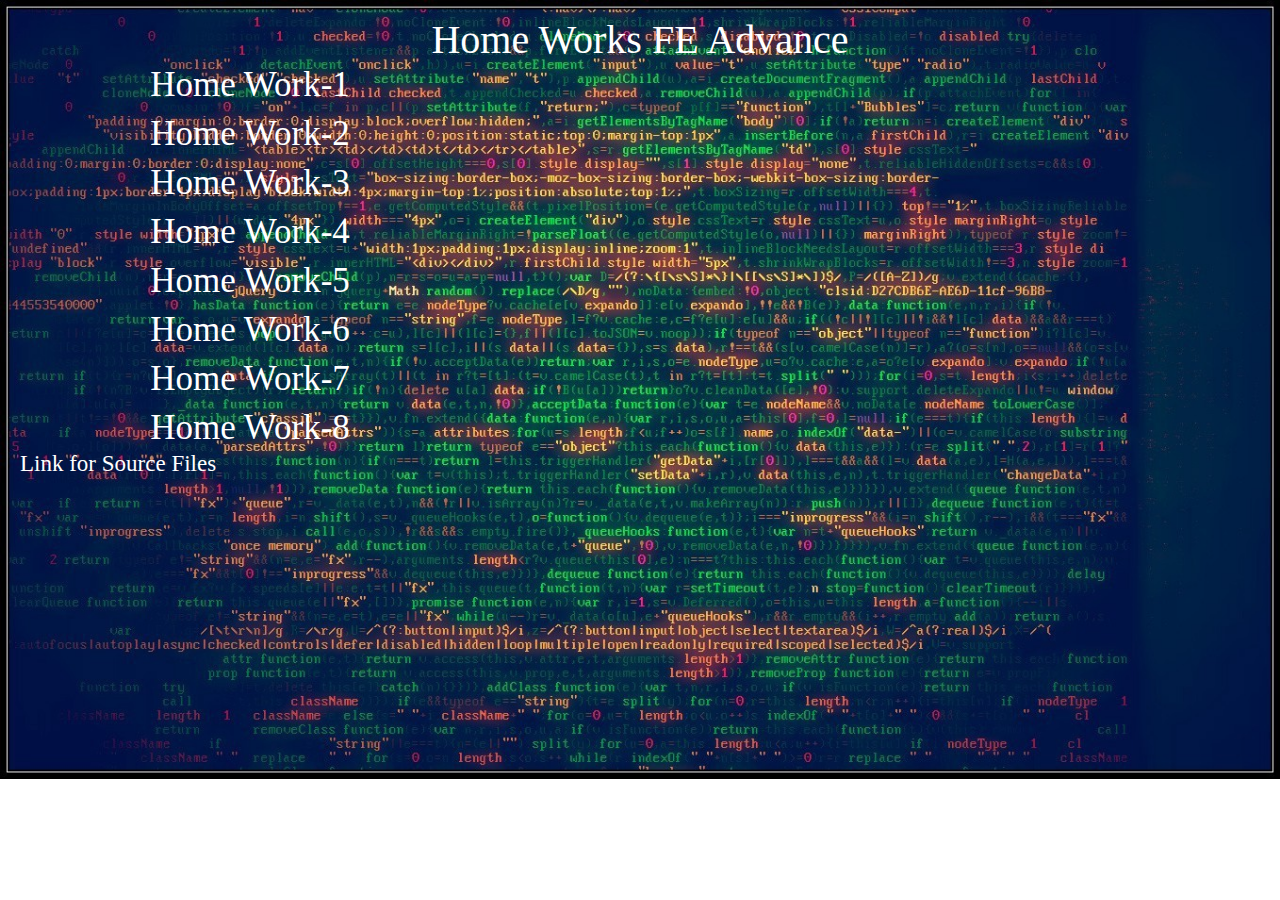
<file: index.html>
<!DOCTYPE html>
<html lang="en">

<head>
    <meta charset="UTF-8">
    <title>Nikita Sinelhyk GitHUB</title>
    <meta name="author" content="Nikita Sinelhyk">
    <link rel="stylesheet" href="navigation/css/reset.css">
    <link rel="stylesheet" href="navigation/css/style.css">
</head>

<body>
<div class="title"><h1>Home Works FE Advance</h1></div>
<div class="container">
    <a href="https://nikitasin.github.io/fe-advance-hw/module-1/index.html" target="_blank">Home Work-1</a>
    <a href="https://nikitasin.github.io/fe-advance-hw/module-2/index.html" target="_blank">Home Work-2</a>
    <a href="https://nikitasin.github.io/fe-advance-hw/module-3/index.html" target="_blank">Home Work-3</a>
    <a href="https://nikitasin.github.io/fe-advance-hw/module-4/index.html" target="_blank">Home Work-4</a>
    <a href="https://nikitasin.github.io/fe-advance-hw/module-5/index.html" target="_blank">Home Work-5</a>
    <a href="https://nikitasin.github.io/fe-advance-hw/module-6/index.html" target="_blank">Home Work-6</a>
    <a href="https://nikitasin.github.io/fe-advance-hw/module-7/index.html" target="_blank">Home Work-7</a>
    <a href="https://nikitasin.github.io/fe-advance-hw/module-8/index.html" target="_blank">Home Work-8</a>
</div>
<div class="info"><a href="https://github.com/nikitasin/fe-advanse-hw">Link for Source Files</a></div>
</body>

</html>
</file>
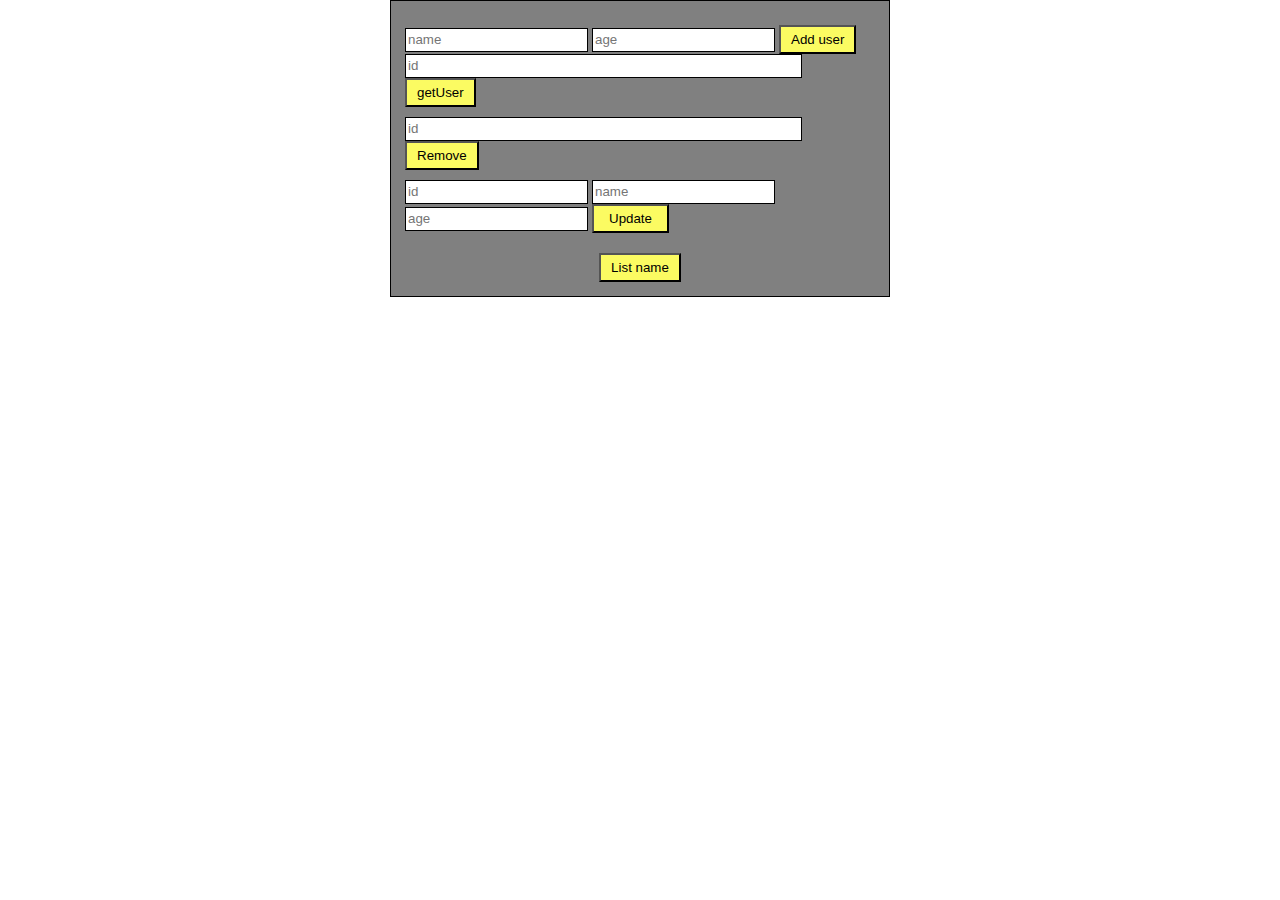
<file: module-11/index.html>
<!DOCTYPE html>
<html lang="en">

<head>
    <meta charset="UTF-8">
    <title>Document</title>
    <link rel="stylesheet" href="css/reset.css">
    <link rel="stylesheet" href="css/css.css">
    <meta http-equiv="X-UA-Compatible" content="ie=edge">
</head>

<body>



    <div class="wrapper">

        <div class="add">

            <input type="text" class="add_name" placeholder="name">
            <input type="text" class="add_score" placeholder="age">
            <button id="cl" class="btn_add">Add user</button>
        </div>

        <div class="userActions">
            <input type="text" class="getUser" placeholder="id" value />
            <button id="getUserId">getUser</button>
        </div>

        <div class="remove">
            <input type="text" class="remove_id" placeholder="id">
            <button class="btn_remove">Remove</button>
        </div>

        <div class="update">
            <input type="text" class="add_id_update" placeholder="id">
            <input type="text" class="add_name_update" placeholder="name">
            <input type="text" class="add_score_update" placeholder="age">
            <button class="btn_update">Update</button>
        </div>

        <div class="list_name">
            <button class="all">List name</button>
        </div>
        <div id="output"></div>
    </div>



    <script src="js/js.js"></script>

</body>

</html>
</file>
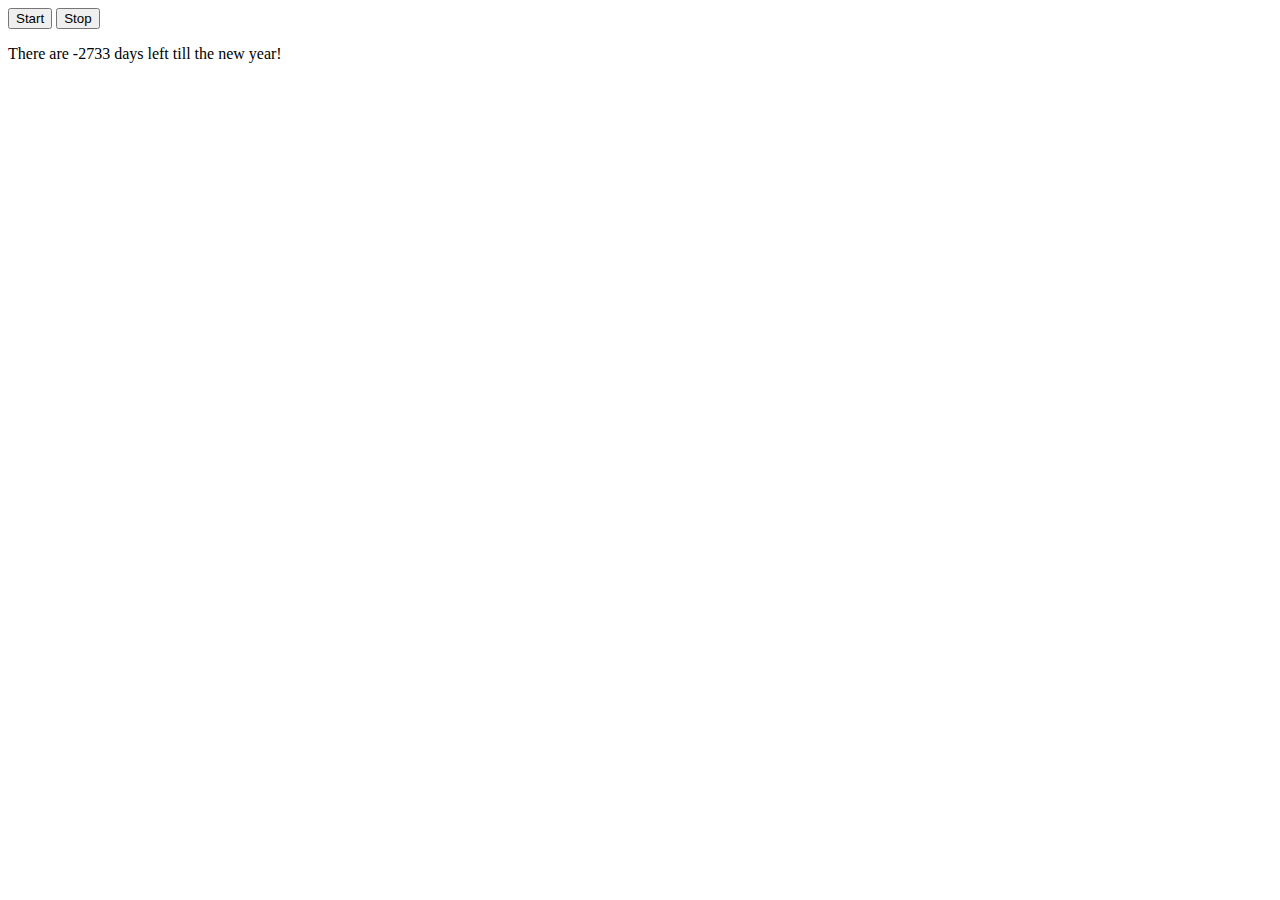
<file: module-15/index.html>
<!DOCTYPE html>
<html lang="en">
<head>
    <meta charset="UTF-8">
    <title>Document</title>
    <meta http-equiv="X-UA-Compatible" content="ie=edge">
</head>
<body>
<button class="start-btn">Start</button>
    <button class="stop-btn">Stop</button>
    <div class="text"></div>
	
<script src="js/js.js"></script>

</body>
</html>
</file>
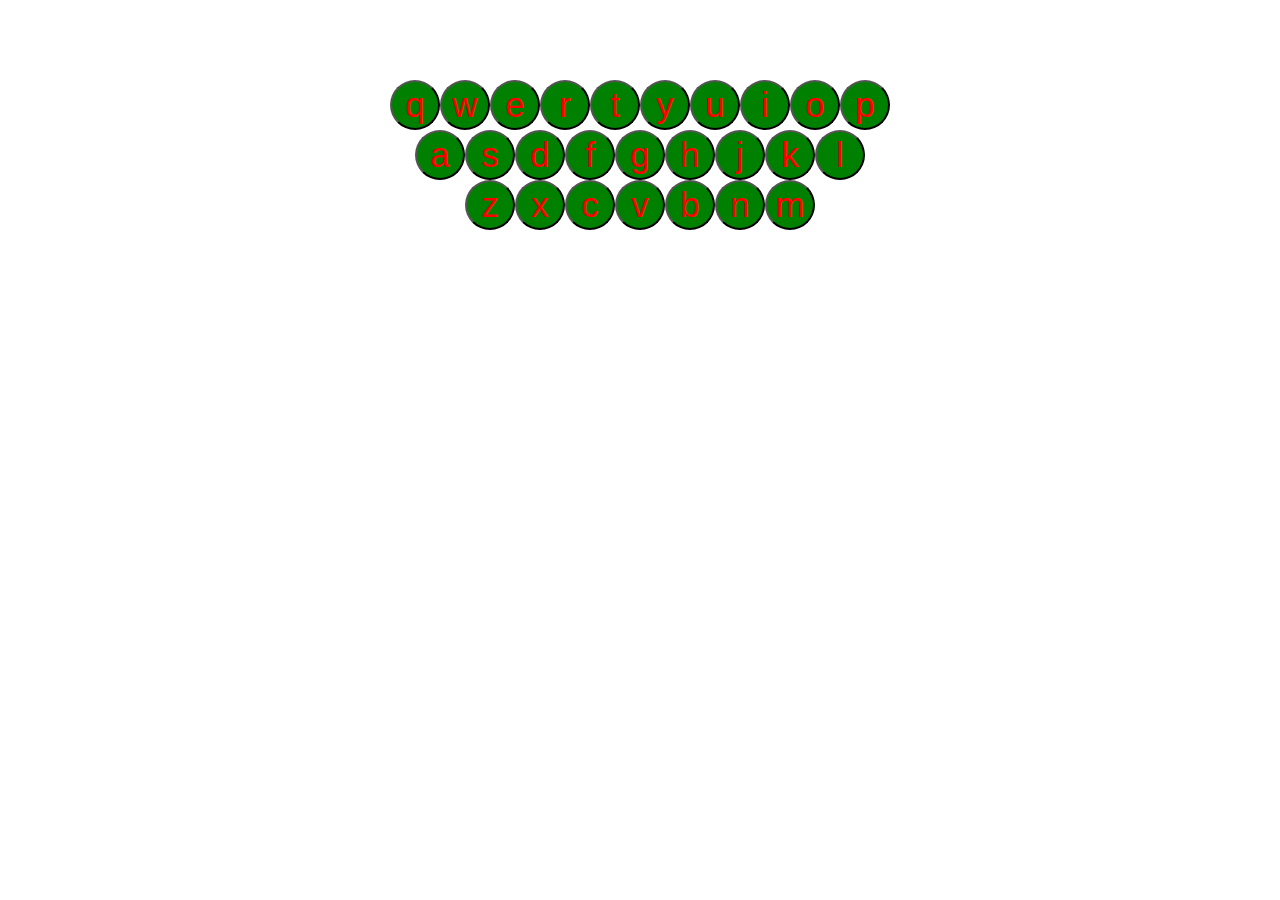
<file: module-7/index.html>
<!DOCTYPE html>
<html lang="en">
<head>
    <meta charset="UTF-8">
    <title>Document</title>
    <link rel="stylesheet" href="css/reset.css">
    <link rel="stylesheet" href="css/css.css">
</head>
<body>

<!--
<div id=topRow></div>
<div id=middleRow></div>
<div id=bottomRow></div>
-->


<script src="js/test-js.js"></script>

</body>
</html>
</file>
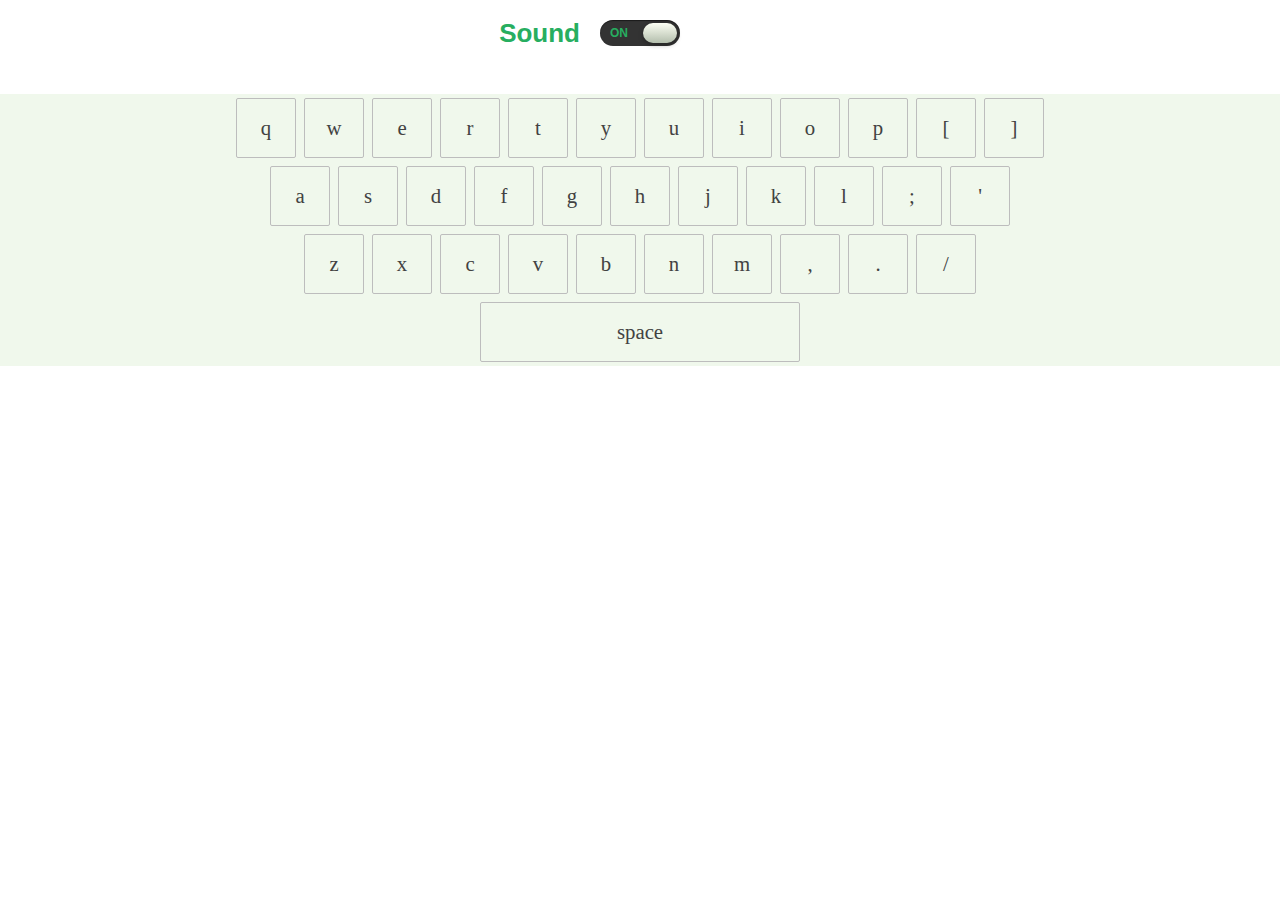
<file: module-8/index.html>
<!DOCTYPE html>
<html lang="en">
<head>
    <meta charset="UTF-8">
    <title>Document</title>
    <link rel="stylesheet" href="css/reset.css">
    <link rel="stylesheet" href="css/css.css">
</head>
<body>

<div class="slideThree">  
  <input type="checkbox" value="None" id="slideThree" name="check" checked />
  <label for="slideThree"></label>
  <span>Sound</span>
</div>
<div class="keyboard">
  <div class="keyboard__row">
    <button class="keyboard__btn" data-note="do">q</button>
    <button class="keyboard__btn" data-note="re">w</button>
    <button class="keyboard__btn" data-note="mi">e</button>
    <button class="keyboard__btn" data-note="fa">r</button>
    <button class="keyboard__btn" data-note="sol">t</button>
    <button class="keyboard__btn" data-note="la">y</button>
    <button class="keyboard__btn" data-note="la">u</button>
    <button class="keyboard__btn" data-note="sol">i</button>
    <button class="keyboard__btn" data-note="fa">o</button>
    <button class="keyboard__btn" data-note="mi">p</button>
    <button class="keyboard__btn" data-note="re">[</button>
    <button class="keyboard__btn" data-note="do">]</button>
  </div>
  <div class="keyboard__row">
    <button class="keyboard__btn" data-note="do">a</button>
    <button class="keyboard__btn" data-note="re">s</button>
    <button class="keyboard__btn" data-note="mi">d</button>
    <button class="keyboard__btn" data-note="fa">f</button>
    <button class="keyboard__btn" data-note="sol">g</button>
    <button class="keyboard__btn" data-note="la">h</button>
    <button class="keyboard__btn" data-note="la">j</button>
    <button class="keyboard__btn" data-note="sol">k</button>
    <button class="keyboard__btn" data-note="fa">l</button>
    <button class="keyboard__btn" data-note="mi">;</button>
    <button class="keyboard__btn" data-note="re">'</button>
  </div>
  <div class="keyboard__row">
    <button class="keyboard__btn" data-note="do">z</button>
    <button class="keyboard__btn" data-note="re">x</button>
    <button class="keyboard__btn" data-note="mi">c</button>
    <button class="keyboard__btn" data-note="fa">v</button>
    <button class="keyboard__btn" data-note="sol">b</button>
    <button class="keyboard__btn" data-note="sol">n</button>
    <button class="keyboard__btn" data-note="fa">m</button>
    <button class="keyboard__btn" data-note="mi">,</button>
    <button class="keyboard__btn" data-note="re">.</button>
    <button class="keyboard__btn" data-note="do">/</button>
  </div>
  <div class="keyboard__row">
    <button class="keyboard__btn keyboard__btn--space" data-note="do">space</button>
  </div>
</div>
<audio class="sonidos" src="audio/1.mp3" data-note="do"></audio>
<audio class="sonidos" src="audio/2.mp3" data-note="re"></audio>
<audio class="sonidos" src="audio/3.mp3" data-note="mi"></audio>
<audio class="sonidos" src="audio/4.mp3" data-note="fa"></audio>
<audio class="sonidos" src="audio/5.mp3" data-note="sol"></audio>
<audio class="sonidos" src="audio/6.mp3" data-note="la"></audio>
<audio class="sonidos" src="audio/7.mp3" data-note="si"></audio>


<script src="js/test-js.js"></script>

</body>
</html>
</file>
<file: navigation/css/style.css>
body {
    height: 100%;
    background: url("../images/script.jpeg") no-repeat;
    background-size: cover;
}

.title {
    display: flex;
    justify-content: center;
    margin-top: 20px;
    color: #ffffff;
    font-size: 40px;
}

.container {
    width: 500px;
    display: flex;
    flex-direction: column;
    justify-content: space-around;
    align-items: center;
}

a {
    color: #ffffff;
    text-decoration: none;
    font-size: 35px;
    margin: 7px 0;
}

.info > a {
    font-size: 23px;
    margin-left: 20px;
}

a:hover {
    color: orange;
}

.info > a:hover {
    color: darkred;
}
</file>
<file: module-11/css/css.css>
.wrapper{
    background: grey;
    width: 500px;
    border: 1px solid black;
    margin: 0 auto;
    padding: 14px;
    box-sizing: border-box;
}
.wrapper>.list_name{
    width: 100%;
    display: flex;
    justify-content: center;
}
button{
    background-color: rgb(251, 251, 98);
    text-align: justify;
    padding: 5px 10px;
}
.add,
.remove,
.update{
 
    margin-top: 10px;
}
input{
    border: 1px solid black;
    line-height: 20px;
}
.list_name{
    margin-top: 20px;
}
.remove input,
.getUser
{
    width: 391px;
}
.update button{
    padding: 5px 15px;
}
#js-output{
	display: flex;
	flex-direction: column;
	padding: 10px 0 10px 10px;
}
#output{
    background: #ffffff;
    display: flex;
    flex-direction: column;
    align-items: center;
}
</file>
<file: module-7/css/css.css>
body {
  padding: 5rem;
}
div {
	display: flex;
	justify-content: center;
}
button {
	width: 50px;
	height: 50px;
	border-radius: 50%;
	background: green;
	font-size: 35px;
	color: red;
}
</file>
<file: module-8/css/css.css>
.slideThree {
  width: 80px;
  height: 26px;
  background: #333;
  margin: 20px auto;
  position: relative;
  border-radius: 50px;
  -webkit-box-shadow: inset 0px 1px 1px rgba(0, 0, 0, 0.5), 0px 1px 0px rgba(255, 255, 255, 0.2);
          box-shadow: inset 0px 1px 1px rgba(0, 0, 0, 0.5), 0px 1px 0px rgba(255, 255, 255, 0.2);
}
.slideThree:after {
  content: 'OFF';
  color: #000;
  position: absolute;
  right: 10px;
  z-index: 0;
  font: 12px/26px Arial, sans-serif;
  font-weight: bold;
  text-shadow: 1px 1px 0px rgba(255, 255, 255, 0.15);
}
.slideThree:before {
  content: 'ON';
  color: #27ae60;
  position: absolute;
  left: 10px;
  z-index: 0;
  font: 12px/26px Arial, sans-serif;
  font-weight: bold;
}
.slideThree label {
  display: block;
  width: 34px;
  height: 20px;
  cursor: pointer;
  position: absolute;
  top: 3px;
  left: 3px;
  z-index: 1;
  background: #fcfff4;
  background: -webkit-gradient(linear, left top, left bottom, from(#fcfff4), color-stop(40%, #dfe5d7), to(#b3bead));
  background: linear-gradient(top, #fcfff4 0%, #dfe5d7 40%, #b3bead 100%);
  border-radius: 50px;
  -webkit-transition: all 0.4s ease;
  transition: all 0.4s ease;
  -webkit-box-shadow: 0px 2px 5px 0px rgba(0, 0, 0, 0.3);
          box-shadow: 0px 2px 5px 0px rgba(0, 0, 0, 0.3);
}
.slideThree input[type=checkbox] {
  visibility: hidden;
}
.slideThree input[type=checkbox]:checked + label {
  left: 43px;
}
.slideThree span {
  position: absolute;
  top: -2px;
  right: 100px;
  color: #27ae60;
  font: 26px Arial, sans-serif;
  font-weight: bold;
}

a, abbr, acronym, address, applet, article, aside, audio, b, big, blockquote, body, canvas, caption, center, cite, code, dd, del, details, dfn, div, dl, dt, em, embed, fieldset, figcaption, figure, footer, form, h1, h2, h3, h4, h5, h6, header, html, i, iframe, img, ins, kbd, label, legend, li, mark, menu, nav, object, ol, output, p, pre, q, ruby, s, samp, section, small, span, strike, strong, sub, summary, sup, table, tbody, td, tfoot, th, thead, time, tr, tt, u, ul, var, video {
  margin: 0;
  padding: 0;
  border: 0;
  outline: 0;
  font-size: 100%;
  vertical-align: baseline;
  background: transparent;
}

button, input, select, textarea {
  font-family: inherit;
  font-size: 100%;
}

body {
  line-height: 1;
}

ol, ul {
  list-style: none;
}

blockquote, q {
  quotes: none;
}

blockquote:after, blockquote:before, q:after, q:before {
  content: "";
}

table {
  border-collapse: collapse;
  border-spacing: 0;
}

body, button, input, textarea {
  -webkit-font-smoothing: antialiased;
  -moz-osx-font-smoothing: grayscale;
}

button, input[type=button], input[type=submit] {
  border: none;
  outline: none;
  cursor: pointer;
}

html {
  -webkit-box-sizing: border-box;
          box-sizing: border-box;
}

*, :after, :before {
  -webkit-box-sizing: inherit;
          box-sizing: inherit;
}

article, aside, details, figcaption, figure, footer, header, main, menu, nav, section, summary {
  display: block;
}

embed, img, object, video {
  display: block;
  height: auto;
  width: 100%;
}

.page {
  background-color: #fff;
  font-family: Roboto,-apple-system,BlinkMacSystemFont,sans-serif;
}

.container {
  display: -webkit-box;
  display: -ms-flexbox;
  display: flex;
  width: 80rem;
  margin: auto;
  padding: 2rem 0;
  min-height: 100vh;
}

.panel {
  -ms-flex-item-align: start;
  align-self: flex-start;
  width: 15%;
  padding: 1rem .5rem;
  border-radius: .25rem;
  -webkit-box-shadow: 0 0 5px 5px rgba(0, 0, 0, 0.1);
          box-shadow: 0 0 5px 5px rgba(0, 0, 0, 0.1);
}

.main {
  display: -webkit-box;
  display: -ms-flexbox;
  display: flex;
  -webkit-box-orient: vertical;
  -webkit-box-direction: normal;
  -ms-flex-direction: column;
  flex-direction: column;
  -webkit-box-align: center;
  -ms-flex-align: center;
  align-items: center;
  -webkit-box-pack: center;
  -ms-flex-pack: center;
  justify-content: center;
  width: 70%;
  padding: 0 1.5rem;
}

.clock {
  text-align: center;
}

.clock__time {
  font-size: 2rem;
}

.keyboard {
  margin-top: 3rem;
}

.keyboard__row {
  display: -webkit-box;
  display: -ms-flexbox;
  display: flex;
  -webkit-box-pack: center;
  -ms-flex-pack: center;
  justify-content: center;
  padding: .25rem;
}

.keyboard__btn {
  display: block;
  outline: 0;
  padding: 0;
  width: 3.75rem;
  height: 3.75rem;
  margin-right: .5rem;
  border: 1px solid #bdbdbd;
  border-radius: .125rem;
  background-color: transparent;
  font-size: 1.3rem;
  -webkit-user-select: none;
  -moz-user-select: none;
  -ms-user-select: none;
  user-select: none;
  color: #424242;
  cursor: default;
}

.keyboard__btn:last-child {
  margin-right: 0;
}

.keyboard__btn--space {
  width: 20rem;
}

.keyboard__btn--active {
  border: 1px solid transparent;
  background-color: #03a9f4;
  color: #fff;
}

.lang-ctrls__body {
  display: -webkit-box;
  display: -ms-flexbox;
  display: flex;
  -webkit-box-pack: justify;
  -ms-flex-pack: justify;
  justify-content: space-between;
}

.lang-ctrls__btn {
  padding: 0;
  outline: 0;
  width: 3.25rem;
  height: 3.25rem;
  border-radius: .25rem;
  font-size: 1.125rem;
  color: #fff;
  text-transform: uppercase;
  background-color: #616161;
}

.lang-ctrls__btn--active {
  background-color: #03a9f4;
}

.typable {
  -webkit-user-select: none;
  -moz-user-select: none;
  -ms-user-select: none;
  user-select: none;
  cursor: default;
}

.typable, .typable__char {
  display: -webkit-box;
  display: -ms-flexbox;
  display: flex;
}

.typable__char {
  -webkit-box-pack: center;
  -ms-flex-pack: center;
  justify-content: center;
  -webkit-box-align: center;
  -ms-flex-align: center;
  align-items: center;
  width: 4rem;
  height: 4rem;
  margin-right: 1rem;
  border: 1px solid #616161;
  border-radius: .25rem;
  color: #424242;
  font-size: 3rem;
}

.typable__char:last-child {
  margin-right: 0;
}

.typable__char--current {
  position: relative;
}

.typable__char--current:before {
  position: absolute;
  display: block;
  width: 100%;
  height: .5rem;
  left: 0;
  bottom: -1rem;
  border-radius: .25rem;
  content: "";
  background-color: #03a9f4;
}

.typable__char--error {
  background-color: #ef5350;
}

.typable__char--success {
  background-color: #43a047;
}

.user-list {
  counter-reset: a;
}

.user-list__item {
  display: -webkit-box;
  display: -ms-flexbox;
  display: flex;
  -webkit-box-align: center;
  -ms-flex-align: center;
  align-items: center;
  -webkit-box-pack: justify;
  -ms-flex-pack: justify;
  justify-content: space-between;
  padding: .5rem .25rem;
  color: #424242;
  border-bottom: 1px solid #bdbdbd;
}

.user-list__item:last-child {
  border-bottom: 0;
}

.user-list__item:before {
  display: -webkit-box;
  display: -ms-flexbox;
  display: flex;
  -webkit-box-pack: center;
  -ms-flex-pack: center;
  justify-content: center;
  -webkit-box-align: center;
  -ms-flex-align: center;
  align-items: center;
  height: 1.5rem;
  width: 1.5rem;
  border-radius: 50%;
  counter-increment: a;
  content: counter(a);
  background-color: #616161;
  color: #fff;
}

.user-list__score {
  font-weight: 700;
}

.widget {
  color: color(primary-dark);
}

.widget__heading {
  font-size: 1em;
  margin-bottom: 1rem;
  text-align: center;
}

.widget-divider {
  border-top: 1px solid #bdbdbd;
  padding-top: 1.5rem;
  margin-top: 1.5rem;
}
.green {
	background: green;
}

.pressed {
  margin: auto;
  font-size: 32px;
  height: 60px;
  line-height: 60px;
  width: 400px;
  cursor: pointer;
  background: #424242;
  color: #eee;
  display: -webkit-box;
  display: -ms-flexbox;
  display: flex;
  -ms-flex-pack: distribute;
      justify-content: space-around;
}

.keyboard {
  background: rgba(106, 191, 64, 0.1);
}
</file>
